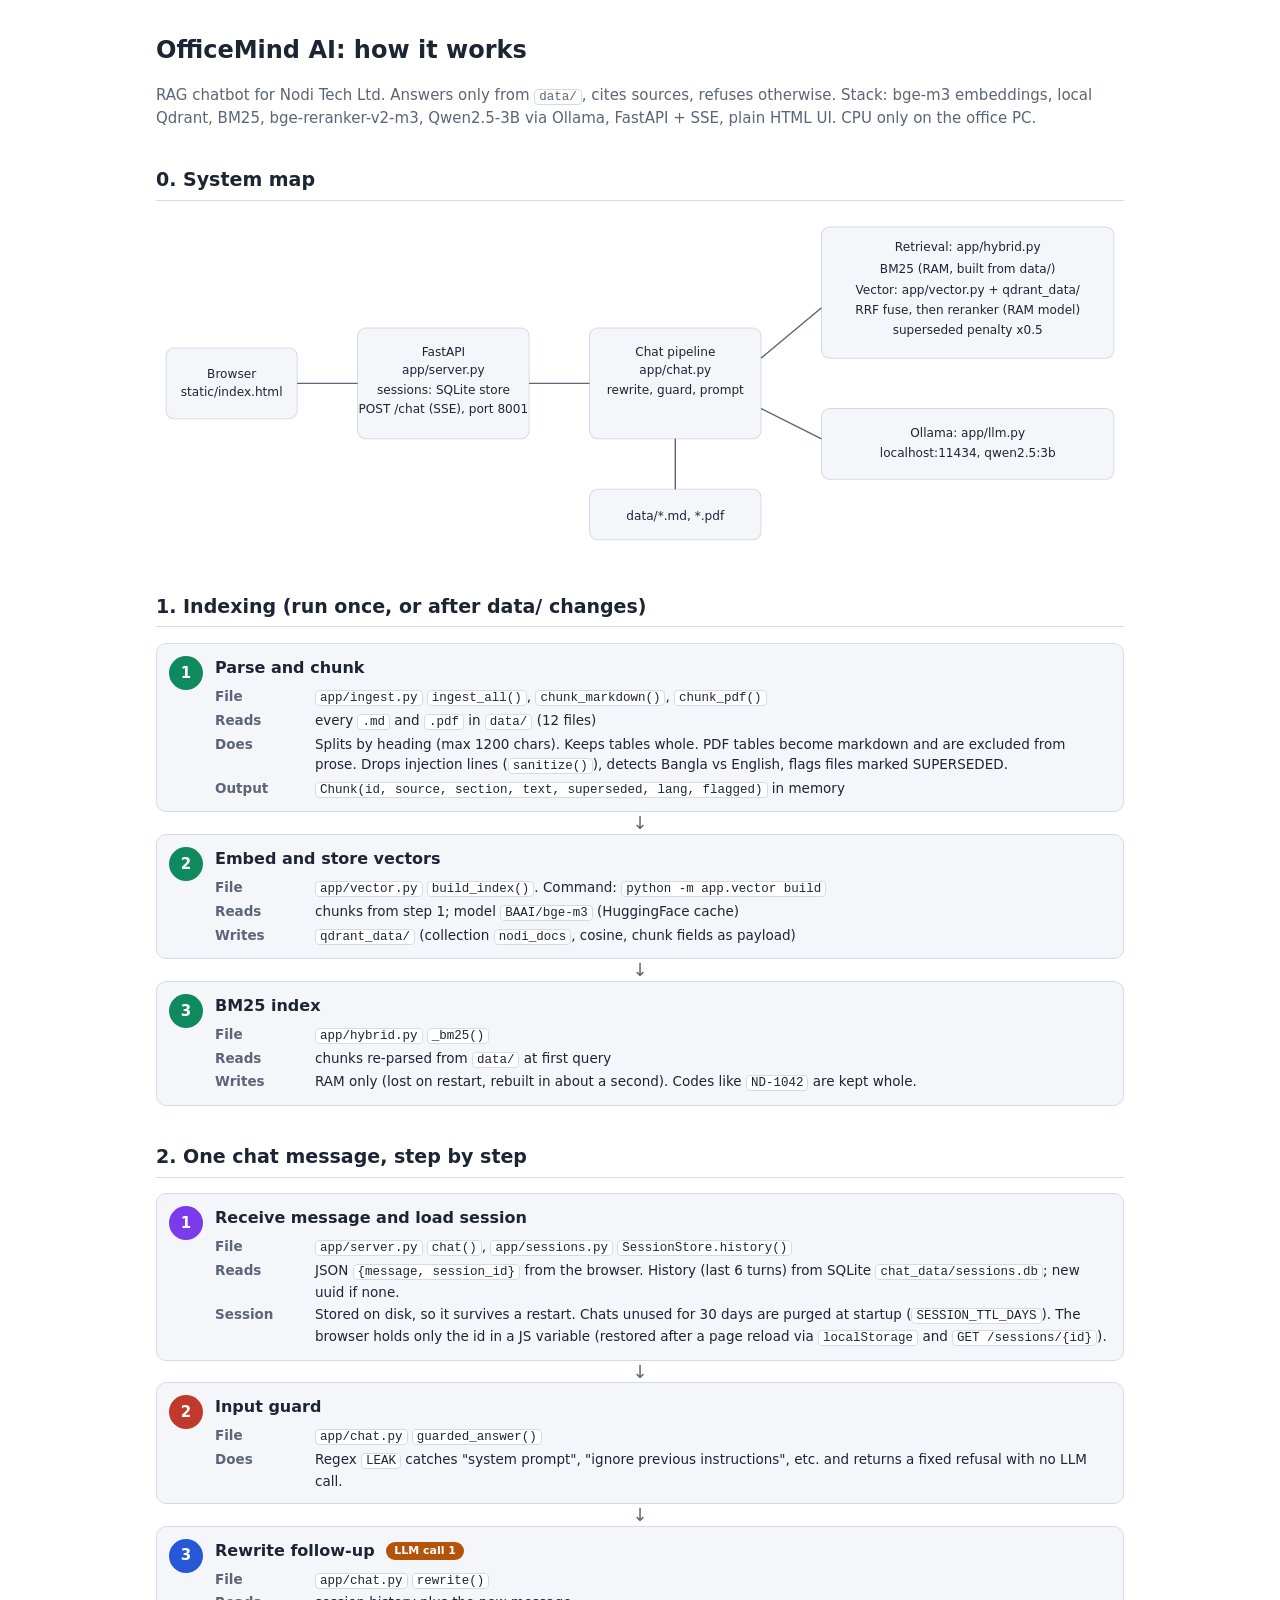
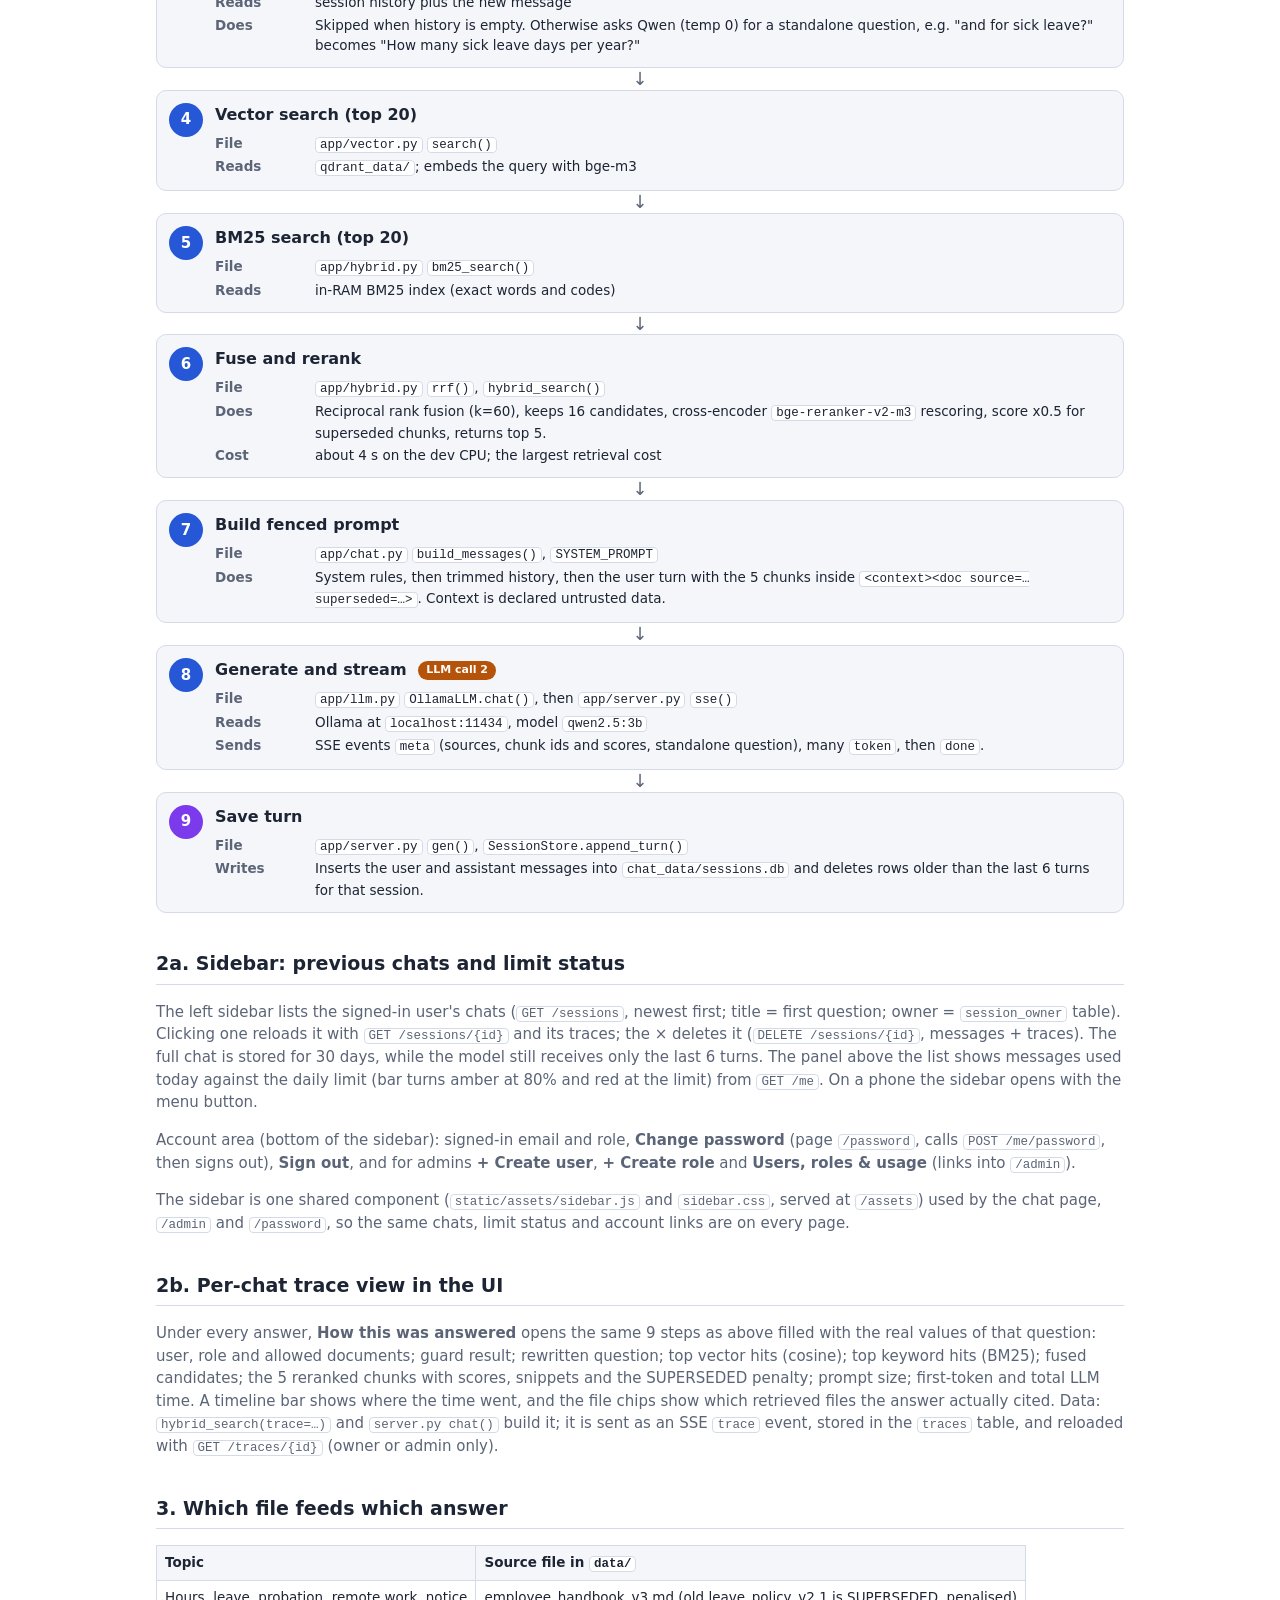
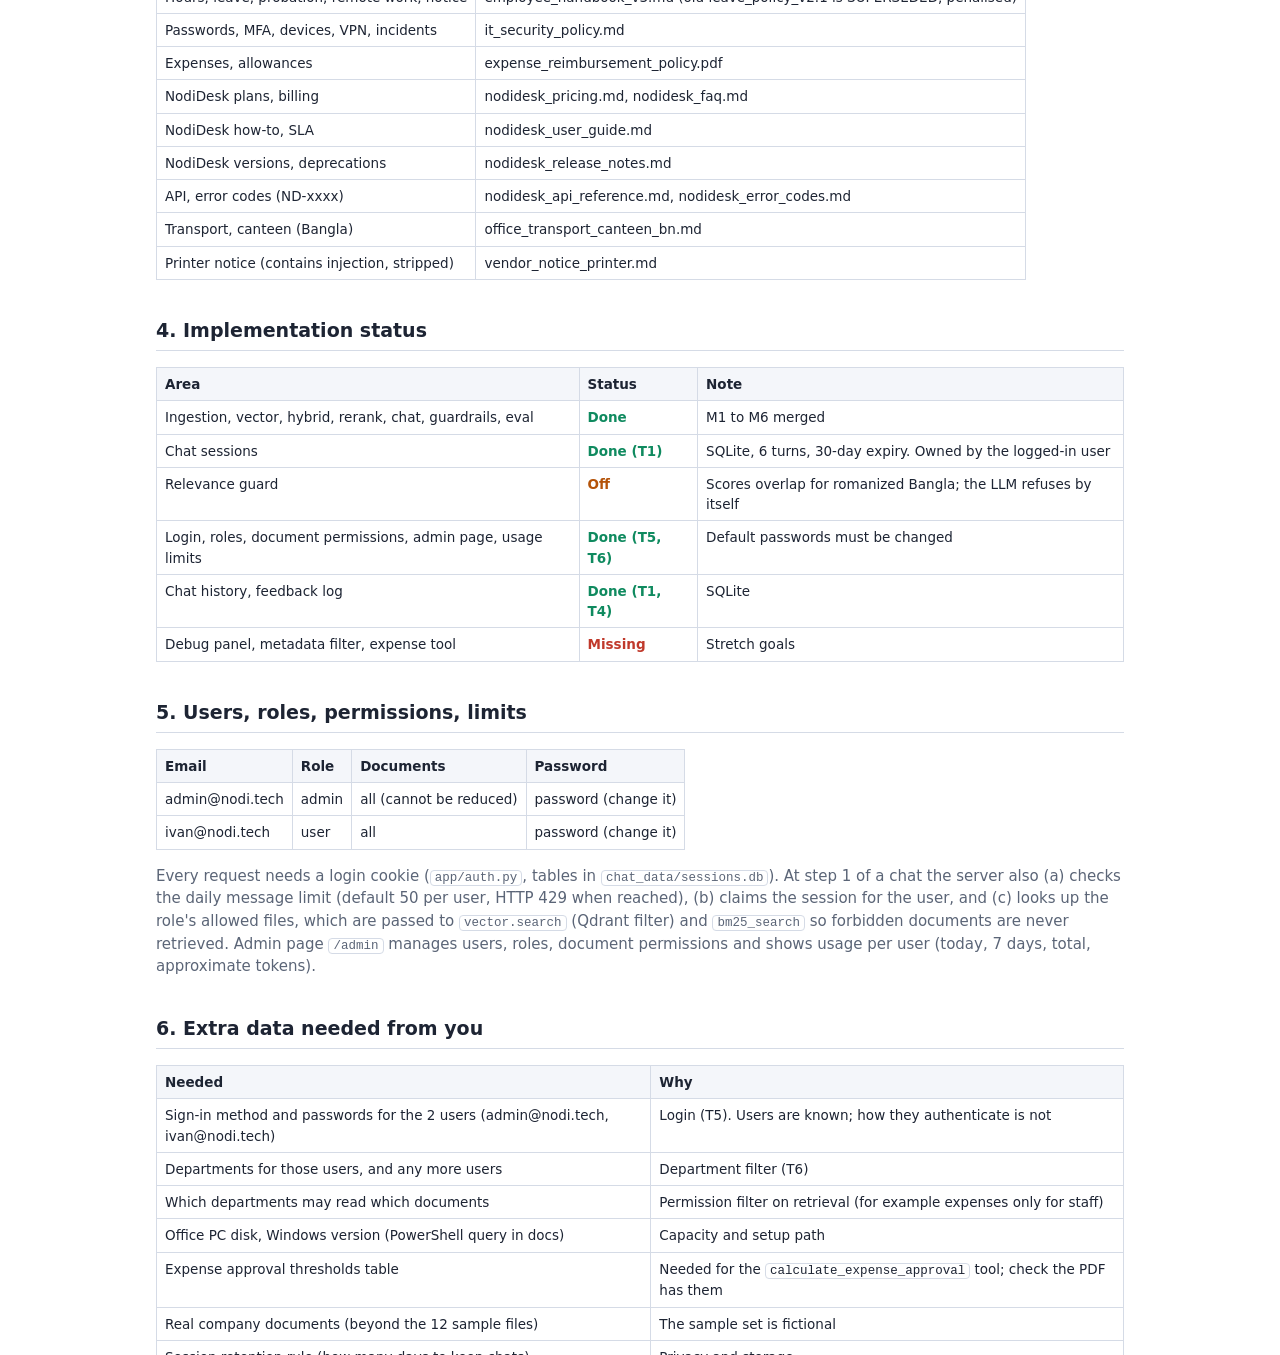
<file: docs/ARCHITECTURE.html>
<!doctype html>
<html lang="en"><head><meta charset="utf-8"><meta name="viewport" content="width=device-width,initial-scale=1">
<title>OfficeMind AI Architecture</title>
<style>
:root{--bg:#fff;--fg:#1d2433;--mut:#5b6577;--card:#f4f6fa;--line:#d5dbe6;--a:#2557d6;--b:#0f8a5f;--c:#b45309;--d:#7c3aed;--r:#c0392b}
@media(prefers-color-scheme:dark){:root{--bg:#12151c;--fg:#e6e9f0;--mut:#9aa3b5;--card:#1b2030;--line:#2e3650;--a:#7aa2ff;--b:#4cd3a0;--c:#f0b25a;--d:#b69cff;--r:#ff8a7a}}
*{box-sizing:border-box}body{margin:0;background:var(--bg);color:var(--fg);font:15px/1.5 system-ui,sans-serif}
main{max-width:1000px;margin:0 auto;padding:16px}
h1{font-size:24px}h2{font-size:19px;margin-top:36px;border-bottom:1px solid var(--line);padding-bottom:6px}
.sub{color:var(--mut)}
.flow{display:flex;flex-direction:column;gap:0}
.step{display:grid;grid-template-columns:34px 1fr;gap:12px;background:var(--card);border:1px solid var(--line);border-radius:10px;padding:12px}
.n{width:34px;height:34px;border-radius:50%;display:flex;align-items:center;justify-content:center;font-weight:700;color:#fff;background:var(--a)}
.arrow{text-align:center;color:var(--mut);line-height:1.2;font-size:18px}
.step h3{margin:0 0 4px;font-size:16px}
.kv{display:grid;grid-template-columns:90px 1fr;gap:2px 10px;font-size:13.5px;margin-top:6px}
.kv b{color:var(--mut);font-weight:600}
code{background:var(--bg);border:1px solid var(--line);border-radius:4px;padding:0 4px;font-size:12.5px}
.idx .n{background:var(--b)}.ses .n{background:var(--d)}.grd .n{background:var(--r)}
.tag{display:inline-block;font-size:11px;border-radius:99px;padding:1px 8px;margin-left:6px;color:#fff;background:var(--c);vertical-align:middle}
table{border-collapse:collapse;width:100%;font-size:13.5px;display:block;overflow-x:auto}
th,td{border:1px solid var(--line);padding:6px 8px;text-align:left;vertical-align:top}th{background:var(--card)}
.ok{color:var(--b);font-weight:600}.no{color:var(--r);font-weight:600}.part{color:var(--c);font-weight:600}
svg{width:100%;height:auto}svg text{fill:var(--fg);font:12px system-ui}svg .box{fill:var(--card);stroke:var(--line)}svg .ln{stroke:var(--mut);fill:none;stroke-width:1.4}
@media(max-width:560px){.kv{grid-template-columns:1fr}.kv b{margin-top:4px}}
</style></head><body><main>
<h1>OfficeMind AI: how it works</h1>
<p class="sub">RAG chatbot for Nodi Tech Ltd. Answers only from <code>data/</code>, cites sources, refuses otherwise. Stack: bge-m3 embeddings, local Qdrant, BM25, bge-reranker-v2-m3, Qwen2.5-3B via Ollama, FastAPI + SSE, plain HTML UI. CPU only on the office PC.</p>

<h2>0. System map</h2>
<svg viewBox="0 0 960 330" role="img" aria-label="System map: browser to FastAPI to retrieval and Ollama">
<rect class="box" x="10" y="130" width="130" height="70" rx="8"/><text x="75" y="160" text-anchor="middle">Browser</text><text x="75" y="178" text-anchor="middle">static/index.html</text>
<rect class="box" x="200" y="110" width="170" height="110" rx="8"/><text x="285" y="138" text-anchor="middle">FastAPI</text><text x="285" y="156" text-anchor="middle">app/server.py</text><text x="285" y="176" text-anchor="middle">sessions: SQLite store</text><text x="285" y="194" text-anchor="middle">POST /chat (SSE), port 8001</text>
<rect class="box" x="430" y="110" width="170" height="110" rx="8"/><text x="515" y="138" text-anchor="middle">Chat pipeline</text><text x="515" y="156" text-anchor="middle">app/chat.py</text><text x="515" y="176" text-anchor="middle">rewrite, guard, prompt</text>
<rect class="box" x="660" y="10" width="290" height="130" rx="8"/><text x="805" y="34" text-anchor="middle">Retrieval: app/hybrid.py</text><text x="805" y="56" text-anchor="middle">BM25 (RAM, built from data/)</text><text x="805" y="76" text-anchor="middle">Vector: app/vector.py + qdrant_data/</text><text x="805" y="96" text-anchor="middle">RRF fuse, then reranker (RAM model)</text><text x="805" y="116" text-anchor="middle">superseded penalty x0.5</text>
<rect class="box" x="660" y="190" width="290" height="70" rx="8"/><text x="805" y="218" text-anchor="middle">Ollama: app/llm.py</text><text x="805" y="238" text-anchor="middle">localhost:11434, qwen2.5:3b</text>
<rect class="box" x="430" y="270" width="170" height="50" rx="8"/><text x="515" y="300" text-anchor="middle">data/*.md, *.pdf</text>
<path class="ln" d="M140 165H200M370 165H430M600 140L660 90M600 190L660 220M515 220V270"/>
</svg>

<h2>1. Indexing (run once, or after data/ changes)</h2>
<div class="flow idx">
<div class="step"><div class="n">1</div><div><h3>Parse and chunk</h3>
<div class="kv"><b>File</b><span><code>app/ingest.py</code> <code>ingest_all()</code>, <code>chunk_markdown()</code>, <code>chunk_pdf()</code></span>
<b>Reads</b><span>every <code>.md</code> and <code>.pdf</code> in <code>data/</code> (12 files)</span>
<b>Does</b><span>Splits by heading (max 1200 chars). Keeps tables whole. PDF tables become markdown and are excluded from prose. Drops injection lines (<code>sanitize()</code>), detects Bangla vs English, flags files marked SUPERSEDED.</span>
<b>Output</b><span><code>Chunk(id, source, section, text, superseded, lang, flagged)</code> in memory</span></div></div></div>
<div class="arrow">↓</div>
<div class="step"><div class="n">2</div><div><h3>Embed and store vectors</h3>
<div class="kv"><b>File</b><span><code>app/vector.py</code> <code>build_index()</code>. Command: <code>python -m app.vector build</code></span>
<b>Reads</b><span>chunks from step 1; model <code>BAAI/bge-m3</code> (HuggingFace cache)</span>
<b>Writes</b><span><code>qdrant_data/</code> (collection <code>nodi_docs</code>, cosine, chunk fields as payload)</span></div></div></div>
<div class="arrow">↓</div>
<div class="step"><div class="n">3</div><div><h3>BM25 index</h3>
<div class="kv"><b>File</b><span><code>app/hybrid.py</code> <code>_bm25()</code></span>
<b>Reads</b><span>chunks re-parsed from <code>data/</code> at first query</span>
<b>Writes</b><span>RAM only (lost on restart, rebuilt in about a second). Codes like <code>ND-1042</code> are kept whole.</span></div></div></div>
</div>

<h2>2. One chat message, step by step</h2>
<div class="flow">
<div class="step ses"><div class="n">1</div><div><h3>Receive message and load session</h3>
<div class="kv"><b>File</b><span><code>app/server.py</code> <code>chat()</code>, <code>app/sessions.py</code> <code>SessionStore.history()</code></span>
<b>Reads</b><span>JSON <code>{message, session_id}</code> from the browser. History (last 6 turns) from SQLite <code>chat_data/sessions.db</code>; new uuid if none.</span>
<b>Session</b><span>Stored on disk, so it survives a restart. Chats unused for 30 days are purged at startup (<code>SESSION_TTL_DAYS</code>). The browser holds only the id in a JS variable (restored after a page reload via <code>localStorage</code> and <code>GET /sessions/{id}</code>).</span></div></div></div>
<div class="arrow">↓</div>
<div class="step grd"><div class="n">2</div><div><h3>Input guard</h3>
<div class="kv"><b>File</b><span><code>app/chat.py</code> <code>guarded_answer()</code></span>
<b>Does</b><span>Regex <code>LEAK</code> catches "system prompt", "ignore previous instructions", etc. and returns a fixed refusal with no LLM call.</span></div></div></div>
<div class="arrow">↓</div>
<div class="step"><div class="n">3</div><div><h3>Rewrite follow-up <span class="tag">LLM call 1</span></h3>
<div class="kv"><b>File</b><span><code>app/chat.py</code> <code>rewrite()</code></span>
<b>Reads</b><span>session history plus the new message</span>
<b>Does</b><span>Skipped when history is empty. Otherwise asks Qwen (temp 0) for a standalone question, e.g. "and for sick leave?" becomes "How many sick leave days per year?"</span></div></div></div>
<div class="arrow">↓</div>
<div class="step"><div class="n">4</div><div><h3>Vector search (top 20)</h3>
<div class="kv"><b>File</b><span><code>app/vector.py</code> <code>search()</code></span>
<b>Reads</b><span><code>qdrant_data/</code>; embeds the query with bge-m3</span></div></div></div>
<div class="arrow">↓</div>
<div class="step"><div class="n">5</div><div><h3>BM25 search (top 20)</h3>
<div class="kv"><b>File</b><span><code>app/hybrid.py</code> <code>bm25_search()</code></span>
<b>Reads</b><span>in-RAM BM25 index (exact words and codes)</span></div></div></div>
<div class="arrow">↓</div>
<div class="step"><div class="n">6</div><div><h3>Fuse and rerank</h3>
<div class="kv"><b>File</b><span><code>app/hybrid.py</code> <code>rrf()</code>, <code>hybrid_search()</code></span>
<b>Does</b><span>Reciprocal rank fusion (k=60), keeps 16 candidates, cross-encoder <code>bge-reranker-v2-m3</code> rescoring, score x0.5 for superseded chunks, returns top 5.</span>
<b>Cost</b><span>about 4 s on the dev CPU; the largest retrieval cost</span></div></div></div>
<div class="arrow">↓</div>
<div class="step"><div class="n">7</div><div><h3>Build fenced prompt</h3>
<div class="kv"><b>File</b><span><code>app/chat.py</code> <code>build_messages()</code>, <code>SYSTEM_PROMPT</code></span>
<b>Does</b><span>System rules, then trimmed history, then the user turn with the 5 chunks inside <code>&lt;context&gt;&lt;doc source=… superseded=…&gt;</code>. Context is declared untrusted data.</span></div></div></div>
<div class="arrow">↓</div>
<div class="step"><div class="n">8</div><div><h3>Generate and stream <span class="tag">LLM call 2</span></h3>
<div class="kv"><b>File</b><span><code>app/llm.py</code> <code>OllamaLLM.chat()</code>, then <code>app/server.py</code> <code>sse()</code></span>
<b>Reads</b><span>Ollama at <code>localhost:11434</code>, model <code>qwen2.5:3b</code></span>
<b>Sends</b><span>SSE events <code>meta</code> (sources, chunk ids and scores, standalone question), many <code>token</code>, then <code>done</code>.</span></div></div></div>
<div class="arrow">↓</div>
<div class="step ses"><div class="n">9</div><div><h3>Save turn</h3>
<div class="kv"><b>File</b><span><code>app/server.py</code> <code>gen()</code>, <code>SessionStore.append_turn()</code></span>
<b>Writes</b><span>Inserts the user and assistant messages into <code>chat_data/sessions.db</code> and deletes rows older than the last 6 turns for that session.</span></div></div></div>
</div>

<h2>2a. Sidebar: previous chats and limit status</h2>
<p class="sub">The left sidebar lists the signed-in user's chats (<code>GET /sessions</code>, newest first; title = first question; owner = <code>session_owner</code> table). Clicking one reloads it with <code>GET /sessions/{id}</code> and its traces; the × deletes it (<code>DELETE /sessions/{id}</code>, messages + traces). The full chat is stored for 30 days, while the model still receives only the last 6 turns. The panel above the list shows messages used today against the daily limit (bar turns amber at 80% and red at the limit) from <code>GET /me</code>. On a phone the sidebar opens with the menu button.</p>

<p class="sub">Account area (bottom of the sidebar): signed-in email and role, <b>Change password</b> (page <code>/password</code>, calls <code>POST /me/password</code>, then signs out), <b>Sign out</b>, and for admins <b>+ Create user</b>, <b>+ Create role</b> and <b>Users, roles &amp; usage</b> (links into <code>/admin</code>).</p>

<p class="sub">The sidebar is one shared component (<code>static/assets/sidebar.js</code> and <code>sidebar.css</code>, served at <code>/assets</code>) used by the chat page, <code>/admin</code> and <code>/password</code>, so the same chats, limit status and account links are on every page.</p>

<h2>2b. Per-chat trace view in the UI</h2>
<p class="sub">Under every answer, <b>How this was answered</b> opens the same 9 steps as above filled with the real values of that question: user, role and allowed documents; guard result; rewritten question; top vector hits (cosine); top keyword hits (BM25); fused candidates; the 5 reranked chunks with scores, snippets and the SUPERSEDED penalty; prompt size; first-token and total LLM time. A timeline bar shows where the time went, and the file chips show which retrieved files the answer actually cited. Data: <code>hybrid_search(trace=…)</code> and <code>server.py chat()</code> build it; it is sent as an SSE <code>trace</code> event, stored in the <code>traces</code> table, and reloaded with <code>GET /traces/{id}</code> (owner or admin only).</p>

<h2>3. Which file feeds which answer</h2>
<table><tr><th>Topic</th><th>Source file in <code>data/</code></th></tr>
<tr><td>Hours, leave, probation, remote work, notice</td><td>employee_handbook_v3.md (old leave_policy_v2.1 is SUPERSEDED, penalised)</td></tr>
<tr><td>Passwords, MFA, devices, VPN, incidents</td><td>it_security_policy.md</td></tr>
<tr><td>Expenses, allowances</td><td>expense_reimbursement_policy.pdf</td></tr>
<tr><td>NodiDesk plans, billing</td><td>nodidesk_pricing.md, nodidesk_faq.md</td></tr>
<tr><td>NodiDesk how-to, SLA</td><td>nodidesk_user_guide.md</td></tr>
<tr><td>NodiDesk versions, deprecations</td><td>nodidesk_release_notes.md</td></tr>
<tr><td>API, error codes (ND-xxxx)</td><td>nodidesk_api_reference.md, nodidesk_error_codes.md</td></tr>
<tr><td>Transport, canteen (Bangla)</td><td>office_transport_canteen_bn.md</td></tr>
<tr><td>Printer notice (contains injection, stripped)</td><td>vendor_notice_printer.md</td></tr></table>

<h2>4. Implementation status</h2>
<table><tr><th>Area</th><th>Status</th><th>Note</th></tr>
<tr><td>Ingestion, vector, hybrid, rerank, chat, guardrails, eval</td><td class="ok">Done</td><td>M1 to M6 merged</td></tr>
<tr><td>Chat sessions</td><td class="ok">Done (T1)</td><td>SQLite, 6 turns, 30-day expiry. Owned by the logged-in user</td></tr>
<tr><td>Relevance guard</td><td class="part">Off</td><td>Scores overlap for romanized Bangla; the LLM refuses by itself</td></tr>
<tr><td>Login, roles, document permissions, admin page, usage limits</td><td class="ok">Done (T5, T6)</td><td>Default passwords must be changed</td></tr>
<tr><td>Chat history, feedback log</td><td class="ok">Done (T1, T4)</td><td>SQLite</td></tr>
<tr><td>Debug panel, metadata filter, expense tool</td><td class="no">Missing</td><td>Stretch goals</td></tr></table>

<h2>5. Users, roles, permissions, limits</h2>
<table><tr><th>Email</th><th>Role</th><th>Documents</th><th>Password</th></tr><tr><td>admin@nodi.tech</td><td>admin</td><td>all (cannot be reduced)</td><td>password (change it)</td></tr><tr><td>ivan@nodi.tech</td><td>user</td><td>all</td><td>password (change it)</td></tr></table>
<p class="sub">Every request needs a login cookie (<code>app/auth.py</code>, tables in <code>chat_data/sessions.db</code>). At step 1 of a chat the server also (a) checks the daily message limit (default 50 per user, HTTP 429 when reached), (b) claims the session for the user, and (c) looks up the role's allowed files, which are passed to <code>vector.search</code> (Qdrant filter) and <code>bm25_search</code> so forbidden documents are never retrieved. Admin page <code>/admin</code> manages users, roles, document permissions and shows usage per user (today, 7 days, total, approximate tokens).</p>

<h2>6. Extra data needed from you</h2>
<table><tr><th>Needed</th><th>Why</th></tr>
<tr><td>Sign-in method and passwords for the 2 users (admin@nodi.tech, ivan@nodi.tech)</td><td>Login (T5). Users are known; how they authenticate is not</td></tr>
<tr><td>Departments for those users, and any more users</td><td>Department filter (T6)</td></tr>
<tr><td>Which departments may read which documents</td><td>Permission filter on retrieval (for example expenses only for staff)</td></tr>
<tr><td>Office PC disk, Windows version (PowerShell query in docs)</td><td>Capacity and setup path</td></tr>
<tr><td>Expense approval thresholds table</td><td>Needed for the <code>calculate_expense_approval</code> tool; check the PDF has them</td></tr>
<tr><td>Real company documents (beyond the 12 sample files)</td><td>The sample set is fictional</td></tr>
<tr><td>Session retention rule (how many days to keep chats)</td><td>Privacy and storage</td></tr></table>
</main></body></html>
</file>
